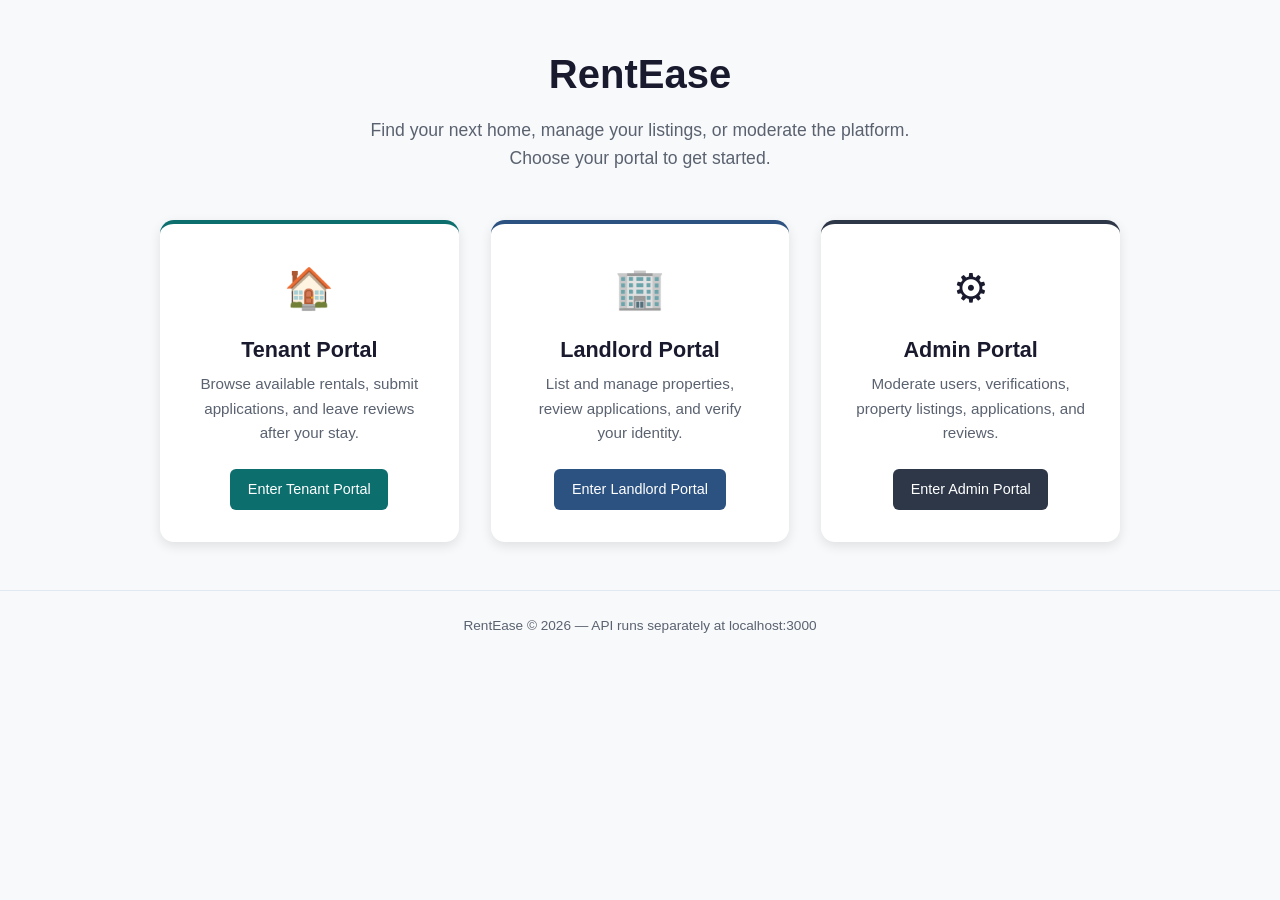
<file: frontend/index.html>
<!DOCTYPE html>
<html lang="en">
<head>
  <meta charset="UTF-8">
  <meta name="viewport" content="width=device-width, initial-scale=1.0">
  <title>RentEase — Property Rental Platform</title>
  <link rel="stylesheet" href="css/variables.css">
  <link rel="stylesheet" href="css/base.css">
  <link rel="stylesheet" href="css/layout.css">
  <link rel="stylesheet" href="css/components.css">
</head>
<body>
  <section class="landing-hero">
    <h1>RentEase</h1>
    <p>Find your next home, manage your listings, or moderate the platform. Choose your portal to get started.</p>
    <div class="portal-cards">
      <div class="portal-card" style="--card-accent: #0d6e6e">
        <div class="portal-card-icon">&#127968;</div>
        <h2>Tenant Portal</h2>
        <p>Browse available rentals, submit applications, and leave reviews after your stay.</p>
        <a href="tenant/" class="btn btn-primary" style="background:#0d6e6e">Enter Tenant Portal</a>
      </div>
      <div class="portal-card" style="--card-accent: #2c5282">
        <div class="portal-card-icon">&#127970;</div>
        <h2>Landlord Portal</h2>
        <p>List and manage properties, review applications, and verify your identity.</p>
        <a href="landlord/" class="btn btn-primary" style="background:#2c5282">Enter Landlord Portal</a>
      </div>
      <div class="portal-card" style="--card-accent: #2d3748">
        <div class="portal-card-icon">&#9881;</div>
        <h2>Admin Portal</h2>
        <p>Moderate users, verifications, property listings, applications, and reviews.</p>
        <a href="admin/" class="btn btn-primary" style="background:#2d3748">Enter Admin Portal</a>
      </div>
    </div>
  </section>
  <footer class="footer">RentEase &copy; 2026 — API runs separately at localhost:3000</footer>
</body>
</html>
</file>
<file: frontend/css/variables.css>
:root {
  --color-bg: #f8f9fa;
  --color-surface: #ffffff;
  --color-text: #1a1a2e;
  --color-text-muted: #5a6270;
  --color-border: #e2e8f0;
  --color-primary: #0d6e6e;
  --color-primary-hover: #0a5858;
  --color-landlord: #2c5282;
  --color-landlord-hover: #234168;
  --color-admin: #2d3748;
  --color-admin-hover: #1a202c;
  --color-success: #276749;
  --color-success-bg: #c6f6d5;
  --color-warning: #975a16;
  --color-warning-bg: #fefcbf;
  --color-danger: #c53030;
  --color-danger-bg: #fed7d7;
  --color-info: #2b6cb0;
  --color-info-bg: #bee3f8;
  --radius-sm: 6px;
  --radius-md: 10px;
  --radius-lg: 14px;
  --shadow-sm: 0 1px 3px rgba(0, 0, 0, 0.08);
  --shadow-md: 0 4px 12px rgba(0, 0, 0, 0.1);
  --space-xs: 0.25rem;
  --space-sm: 0.5rem;
  --space-md: 1rem;
  --space-lg: 1.5rem;
  --space-xl: 2rem;
  --space-2xl: 3rem;
  --font-family: -apple-system, BlinkMacSystemFont, 'Segoe UI', Roboto, sans-serif;
  --max-width: 1200px;
  --nav-height: 64px;
}

.portal-tenant { --portal-accent: var(--color-primary); --portal-accent-hover: var(--color-primary-hover); }
.portal-landlord { --portal-accent: var(--color-landlord); --portal-accent-hover: var(--color-landlord-hover); }
.portal-admin { --portal-accent: var(--color-admin); --portal-accent-hover: var(--color-admin-hover); }
</file>
<file: frontend/css/base.css>
*, *::before, *::after { box-sizing: border-box; margin: 0; padding: 0; }

html { font-size: 16px; scroll-behavior: smooth; }

body {
  font-family: var(--font-family);
  background: var(--color-bg);
  color: var(--color-text);
  line-height: 1.6;
  min-height: 100vh;
}

a { color: var(--portal-accent, var(--color-primary)); text-decoration: none; }
a:hover { text-decoration: underline; }

img { max-width: 100%; display: block; }

h1, h2, h3, h4 { line-height: 1.3; margin-bottom: var(--space-sm); }
h1 { font-size: 1.75rem; }
h2 { font-size: 1.35rem; }
h3 { font-size: 1.1rem; }

p { margin-bottom: var(--space-md); }

ul { list-style: none; }

.sr-only {
  position: absolute; width: 1px; height: 1px;
  padding: 0; margin: -1px; overflow: hidden;
  clip: rect(0,0,0,0); border: 0;
}
</file>
<file: frontend/css/layout.css>
.container {
  max-width: var(--max-width);
  margin: 0 auto;
  padding: 0 var(--space-lg);
}

.page-header {
  margin: var(--space-xl) 0 var(--space-lg);
}

.page-header p {
  color: var(--color-text-muted);
  margin-bottom: 0;
}

.navbar {
  position: sticky;
  top: 0;
  z-index: 100;
  background: var(--color-surface);
  border-bottom: 3px solid var(--portal-accent, var(--color-primary));
  box-shadow: var(--shadow-sm);
  height: var(--nav-height);
}

.navbar-inner {
  max-width: var(--max-width);
  margin: 0 auto;
  padding: 0 var(--space-lg);
  height: 100%;
  display: flex;
  align-items: center;
  gap: var(--space-lg);
}

.navbar-brand {
  font-weight: 700;
  font-size: 1.15rem;
  color: var(--portal-accent, var(--color-primary));
  text-decoration: none;
  white-space: nowrap;
}

.navbar-brand:hover { text-decoration: none; }

.navbar-brand small {
  display: block;
  font-size: 0.7rem;
  font-weight: 500;
  color: var(--color-text-muted);
}

.navbar-toggle {
  display: none;
  width: 40px;
  height: 40px;
  border: 1px solid var(--color-border);
  border-radius: var(--radius-sm);
  background: var(--color-surface);
  cursor: pointer;
  align-items: center;
  justify-content: center;
  flex-direction: column;
  gap: 4px;
  padding: 0;
}

.navbar-toggle span {
  width: 18px;
  height: 2px;
  background: var(--color-text);
  border-radius: 999px;
  transition: transform 0.15s, opacity 0.15s;
}

.navbar-toggle.open span:nth-child(1) {
  transform: translateY(6px) rotate(45deg);
}

.navbar-toggle.open span:nth-child(2) {
  opacity: 0;
}

.navbar-toggle.open span:nth-child(3) {
  transform: translateY(-6px) rotate(-45deg);
}

.navbar-links {
  display: flex;
  align-items: center;
  gap: var(--space-sm);
  flex: 1;
  flex-wrap: wrap;
}

.navbar-links a {
  padding: var(--space-xs) var(--space-sm);
  border-radius: var(--radius-sm);
  color: var(--color-text);
  font-size: 0.9rem;
  text-decoration: none;
}

.navbar-links a:hover,
.navbar-links a.active {
  background: var(--color-bg);
  color: var(--portal-accent, var(--color-primary));
  text-decoration: none;
}

.navbar-actions {
  display: flex;
  align-items: center;
  gap: var(--space-sm);
  margin-left: auto;
}

.main-content {
  min-height: calc(100vh - var(--nav-height) - 60px);
  padding-bottom: var(--space-2xl);
}

.grid {
  display: grid;
  gap: var(--space-lg);
}

.grid-2 { grid-template-columns: repeat(auto-fill, minmax(280px, 1fr)); }
.grid-3 { grid-template-columns: repeat(auto-fill, minmax(300px, 1fr)); }

.landing-hero {
  text-align: center;
  padding: var(--space-2xl) var(--space-lg);
}

.landing-hero h1 {
  font-size: 2.5rem;
  margin-bottom: var(--space-md);
}

.landing-hero p {
  font-size: 1.1rem;
  color: var(--color-text-muted);
  max-width: 600px;
  margin: 0 auto var(--space-2xl);
}

.portal-cards {
  display: grid;
  grid-template-columns: repeat(auto-fit, minmax(280px, 1fr));
  gap: var(--space-xl);
  max-width: 960px;
  margin: 0 auto;
}

.portal-card {
  background: var(--color-surface);
  border-radius: var(--radius-lg);
  padding: var(--space-xl);
  box-shadow: var(--shadow-md);
  text-align: center;
  border-top: 4px solid var(--card-accent, var(--color-primary));
  transition: transform 0.15s, box-shadow 0.15s;
}

.portal-card:hover {
  transform: translateY(-2px);
  box-shadow: 0 8px 24px rgba(0,0,0,0.12);
}

.portal-card-icon {
  font-size: 2.5rem;
  margin-bottom: var(--space-md);
}

.portal-card h2 { margin-bottom: var(--space-sm); }

.portal-card p {
  color: var(--color-text-muted);
  font-size: 0.95rem;
  margin-bottom: var(--space-lg);
}

.footer {
  text-align: center;
  padding: var(--space-lg);
  color: var(--color-text-muted);
  font-size: 0.85rem;
  border-top: 1px solid var(--color-border);
}

.two-col {
  display: grid;
  grid-template-columns: 1fr 1fr;
  gap: var(--space-lg);
}

@media (max-width: 768px) {
  .two-col { grid-template-columns: 1fr; }
  .navbar-inner { gap: var(--space-sm); }
  .navbar-toggle {
    display: flex;
    margin-left: auto;
  }
  .navbar-links { display: none; }
  .navbar-links.open {
    display: flex;
    flex-direction: column;
    position: absolute;
    top: var(--nav-height);
    left: 0; right: 0;
    z-index: 101;
    background: var(--color-surface);
    padding: var(--space-md);
    border-bottom: 1px solid var(--color-border);
    box-shadow: var(--shadow-md);
  }
  .navbar-links.open a {
    width: 100%;
    padding: var(--space-sm) var(--space-md);
  }
  .navbar-actions .meta {
    display: none;
  }
}
</file>
<file: frontend/css/components.css>
.btn {
  display: inline-flex;
  align-items: center;
  justify-content: center;
  gap: var(--space-xs);
  padding: 0.55rem 1.1rem;
  border: none;
  border-radius: var(--radius-sm);
  font-size: 0.9rem;
  font-weight: 500;
  cursor: pointer;
  text-decoration: none;
  transition: background 0.15s, opacity 0.15s;
  font-family: inherit;
}

.btn:hover { text-decoration: none; opacity: 0.92; }
.btn:disabled { opacity: 0.5; cursor: not-allowed; }

.btn-primary {
  background: var(--portal-accent, var(--color-primary));
  color: #fff;
}

.btn-primary:hover { background: var(--portal-accent-hover, var(--color-primary-hover)); color: #fff; }

.btn-secondary {
  background: var(--color-bg);
  color: var(--color-text);
  border: 1px solid var(--color-border);
}

.btn-danger { background: var(--color-danger); color: #fff; }
.btn-sm { padding: 0.35rem 0.75rem; font-size: 0.8rem; }
.btn-block { width: 100%; }

.card {
  background: var(--color-surface);
  border-radius: var(--radius-md);
  box-shadow: var(--shadow-sm);
  border: 1px solid var(--color-border);
  overflow: hidden;
}

.card-body { padding: var(--space-lg); }

.card-img {
  width: 100%;
  height: 180px;
  object-fit: cover;
  background: var(--color-bg);
}

.property-card { cursor: pointer; transition: box-shadow 0.15s; }
.property-card:hover { box-shadow: var(--shadow-md); }

.property-card .price {
  font-size: 1.2rem;
  font-weight: 700;
  color: var(--portal-accent, var(--color-primary));
}

.property-card .meta {
  color: var(--color-text-muted);
  font-size: 0.85rem;
}

.badge {
  display: inline-block;
  padding: 0.2rem 0.6rem;
  border-radius: 999px;
  font-size: 0.75rem;
  font-weight: 600;
  text-transform: uppercase;
  letter-spacing: 0.03em;
}

.badge-success { background: var(--color-success-bg); color: var(--color-success); }
.badge-warning { background: var(--color-warning-bg); color: var(--color-warning); }
.badge-danger { background: var(--color-danger-bg); color: var(--color-danger); }
.badge-info { background: var(--color-info-bg); color: var(--color-info); }
.badge-neutral { background: var(--color-bg); color: var(--color-text-muted); border: 1px solid var(--color-border); }

.form-group { margin-bottom: var(--space-md); }

.form-group label {
  display: block;
  font-size: 0.85rem;
  font-weight: 500;
  margin-bottom: var(--space-xs);
}

.form-group input,
.form-group select,
.form-group textarea {
  width: 100%;
  padding: 0.55rem 0.75rem;
  border: 1px solid var(--color-border);
  border-radius: var(--radius-sm);
  font-size: 0.9rem;
  font-family: inherit;
  background: var(--color-surface);
}

.form-group input:focus,
.form-group select:focus,
.form-group textarea:focus {
  outline: none;
  border-color: var(--portal-accent, var(--color-primary));
  box-shadow: 0 0 0 3px rgba(13, 110, 110, 0.15);
}

.form-group .error {
  color: var(--color-danger);
  font-size: 0.8rem;
  margin-top: var(--space-xs);
}

.form-row {
  display: grid;
  grid-template-columns: 1fr 1fr;
  gap: var(--space-md);
}

@media (max-width: 600px) { .form-row { grid-template-columns: 1fr; } }

.table-wrap { overflow-x: auto; }

table {
  width: 100%;
  border-collapse: collapse;
  font-size: 0.9rem;
}

th, td {
  padding: 0.75rem 1rem;
  text-align: left;
  border-bottom: 1px solid var(--color-border);
}

th {
  font-weight: 600;
  font-size: 0.8rem;
  text-transform: uppercase;
  letter-spacing: 0.04em;
  color: var(--color-text-muted);
  background: var(--color-bg);
}

tr:hover td { background: rgba(0,0,0,0.02); }

.actions { display: flex; gap: var(--space-xs); flex-wrap: wrap; }

.pagination {
  display: flex;
  align-items: center;
  justify-content: center;
  gap: var(--space-md);
  margin-top: var(--space-xl);
}

.pagination span { color: var(--color-text-muted); font-size: 0.9rem; }

.alert {
  padding: var(--space-md) var(--space-lg);
  border-radius: var(--radius-sm);
  margin-bottom: var(--space-lg);
  font-size: 0.9rem;
}

.alert-info { background: var(--color-info-bg); color: var(--color-info); }
.alert-warning { background: var(--color-warning-bg); color: var(--color-warning); }
.alert-success { background: var(--color-success-bg); color: var(--color-success); }
.alert-danger { background: var(--color-danger-bg); color: var(--color-danger); }

.empty-state {
  text-align: center;
  padding: var(--space-2xl);
  color: var(--color-text-muted);
}

.loading {
  display: flex;
  align-items: center;
  justify-content: center;
  padding: var(--space-2xl);
  color: var(--color-text-muted);
}

.spinner {
  width: 32px; height: 32px;
  border: 3px solid var(--color-border);
  border-top-color: var(--portal-accent, var(--color-primary));
  border-radius: 50%;
  animation: spin 0.7s linear infinite;
}

@keyframes spin { to { transform: rotate(360deg); } }

.toast-container {
  position: fixed;
  top: var(--space-lg);
  right: var(--space-lg);
  z-index: 9999;
  display: flex;
  flex-direction: column;
  gap: var(--space-sm);
}

.toast {
  padding: var(--space-md) var(--space-lg);
  border-radius: var(--radius-sm);
  box-shadow: var(--shadow-md);
  color: #fff;
  font-size: 0.9rem;
  animation: slideIn 0.2s ease;
  max-width: 360px;
}

.toast-success { background: var(--color-success); }
.toast-error { background: var(--color-danger); }
.toast-info { background: var(--color-info); }

@keyframes slideIn {
  from { transform: translateX(100%); opacity: 0; }
  to { transform: translateX(0); opacity: 1; }
}

.modal-overlay {
  position: fixed;
  inset: 0;
  background: rgba(0,0,0,0.45);
  display: flex;
  align-items: center;
  justify-content: center;
  z-index: 1000;
  padding: var(--space-lg);
}

.modal {
  background: var(--color-surface);
  border-radius: var(--radius-md);
  padding: var(--space-xl);
  max-width: 440px;
  width: 100%;
  box-shadow: var(--shadow-md);
}

.modal h3 { margin-bottom: var(--space-md); }

.modal-actions {
  display: flex;
  gap: var(--space-sm);
  justify-content: flex-end;
  margin-top: var(--space-lg);
}

.tabs {
  display: flex;
  gap: var(--space-xs);
  border-bottom: 1px solid var(--color-border);
  margin-bottom: var(--space-lg);
}

.tab {
  padding: var(--space-sm) var(--space-md);
  border: none;
  background: none;
  cursor: pointer;
  font-size: 0.9rem;
  color: var(--color-text-muted);
  border-bottom: 2px solid transparent;
  margin-bottom: -1px;
  font-family: inherit;
}

.tab.active {
  color: var(--portal-accent, var(--color-primary));
  border-bottom-color: var(--portal-accent, var(--color-primary));
  font-weight: 600;
}

.gallery {
  display: grid;
  grid-template-columns: repeat(auto-fill, minmax(120px, 1fr));
  gap: var(--space-sm);
}

.gallery img {
  width: 100%;
  height: 100px;
  object-fit: cover;
  border-radius: var(--radius-sm);
}

.image-lightbox {
  position: fixed;
  inset: 0;
  z-index: 2000;
  background: rgba(0, 0, 0, 0.85);
  display: flex;
  align-items: center;
  justify-content: center;
  padding: var(--space-lg);
  cursor: zoom-out;
}

.image-lightbox img {
  max-width: 95vw;
  max-height: 95vh;
  object-fit: contain;
  border-radius: var(--radius-sm);
}

.zoomable-image {
  cursor: zoom-in;
}

.rating { color: #d69e2e; }

.chip-list { display: flex; flex-wrap: wrap; gap: var(--space-xs); }
.chip {
  padding: 0.25rem 0.6rem;
  background: var(--color-bg);
  border: 1px solid var(--color-border);
  border-radius: 999px;
  font-size: 0.8rem;
}

.chip.selected {
  background: var(--portal-accent, var(--color-primary));
  color: #fff;
  border-color: transparent;
}

.filters-header {
  display: flex;
  align-items: center;
  justify-content: space-between;
  gap: var(--space-md);
}

#filters-summary {
  flex: 1;
  min-width: 0;
  text-align: right;
  color: var(--color-text-muted);
  font-size: 0.9rem;
  overflow: hidden;
  text-overflow: ellipsis;
  white-space: nowrap;
}

.detail-grid {
  display: grid;
  grid-template-columns: 1fr 1fr;
  gap: var(--space-xl);
}

@media (max-width: 768px) { .detail-grid { grid-template-columns: 1fr; } }

.stat-cards {
  display: grid;
  grid-template-columns: repeat(auto-fill, minmax(180px, 1fr));
  gap: var(--space-md);
  margin-bottom: var(--space-xl);
}

.stat-card {
  background: var(--color-surface);
  border: 1px solid var(--color-border);
  border-radius: var(--radius-md);
  padding: var(--space-lg);
  text-align: center;
}

.stat-card .value {
  font-size: 1.75rem;
  font-weight: 700;
  color: var(--portal-accent, var(--color-primary));
}

.stat-card .label {
  font-size: 0.85rem;
  color: var(--color-text-muted);
}

.auth-card {
  max-width: 440px;
  margin: var(--space-2xl) auto;
}

.auth-card .card-body { padding: var(--space-xl); }

.auth-footer {
  text-align: center;
  margin-top: var(--space-md);
  font-size: 0.9rem;
  color: var(--color-text-muted);
}

/* Property detail page */
.property-detail {
  display: flex;
  flex-direction: column;
  gap: var(--space-lg);
  margin-bottom: var(--space-xl);
}

.property-hero {
  border-radius: var(--radius-md);
  overflow: hidden;
  border: 1px solid var(--color-border);
  box-shadow: var(--shadow-sm);
  background: var(--color-bg);
}

.property-hero img {
  width: 100%;
  aspect-ratio: 16 / 9;
  object-fit: cover;
  display: block;
}

.property-detail-grid {
  display: grid;
  grid-template-columns: 1.6fr 1fr;
  gap: var(--space-xl);
  align-items: start;
}

.property-detail-main {
  display: flex;
  flex-direction: column;
  gap: var(--space-lg);
}

.property-detail-sidebar {
  display: flex;
  flex-direction: column;
  gap: var(--space-lg);
}

.property-section-title {
  margin: 0 0 var(--space-md);
  font-size: 1.1rem;
}

.property-overview-price {
  font-size: 1.75rem;
  font-weight: 700;
  color: var(--portal-accent, var(--color-primary));
  margin: var(--space-sm) 0;
}

.property-overview-price .meta {
  font-size: 1rem;
  font-weight: 500;
  color: var(--color-text-muted);
}

.property-overview-meta {
  color: var(--color-text-muted);
  margin-bottom: var(--space-md);
}

.property-badges {
  display: flex;
  flex-wrap: wrap;
  gap: var(--space-sm);
  margin-bottom: var(--space-md);
}

.property-stats {
  display: grid;
  grid-template-columns: repeat(4, 1fr);
  gap: var(--space-sm);
}

.property-stats .stat-card {
  padding: var(--space-md);
}

.property-stats .stat-card .value {
  font-size: 1.25rem;
}

.property-gallery-thumbs {
  display: grid;
  grid-template-columns: repeat(auto-fill, minmax(100px, 1fr));
  gap: var(--space-sm);
}

.property-gallery-thumbs img {
  width: 100%;
  height: 80px;
  object-fit: cover;
  border-radius: var(--radius-sm);
  border: 1px solid var(--color-border);
}

.rating-summary {
  display: flex;
  align-items: center;
  gap: var(--space-sm);
  font-size: 1rem;
  margin: 0 0 var(--space-md);
  padding: var(--space-sm) var(--space-md);
  background: var(--color-bg);
  border-radius: var(--radius-sm);
  color: var(--color-text);
}

.rating-summary strong {
  font-size: 1.25rem;
  color: var(--portal-accent, var(--color-primary));
}

.rating-list {
  display: flex;
  flex-direction: column;
}

.rating-item {
  padding: var(--space-md);
  border-bottom: 1px solid var(--color-border);
  background: var(--color-surface);
  border-radius: var(--radius-sm);
}

.rating-item-author {
  margin: 0;
  font-size: 0.95rem;
}

.rating-item-header {
  display: flex;
  justify-content: space-between;
  align-items: baseline;
  gap: var(--space-md);
  margin-bottom: var(--space-xs);
}

.rating-item-date {
  white-space: nowrap;
  flex-shrink: 0;
}

.rating-item-stars {
  margin-bottom: var(--space-xs);
}

.rating-item-comment {
  margin: 0;
  line-height: 1.5;
  color: var(--color-text);
}

.rating-item:last-child {
  border-bottom: none;
}

.rating-item .meta {
  margin: 0;
}

@media (max-width: 768px) {
  .property-detail-grid {
    grid-template-columns: 1fr;
  }

  .property-detail-sidebar {
    position: static;
  }

  .property-stats {
    grid-template-columns: repeat(2, 1fr);
  }
}

@media (min-width: 769px) {
  .property-detail-sidebar {
    position: sticky;
    top: calc(var(--nav-height) + var(--space-md));
  }
}

/* Messaging */
.messages-inbox-panel {
  overflow: hidden;
}

.messages-inbox {
  display: flex;
  flex-direction: column;
  gap: 0;
}

.messages-pagination {
  margin-top: var(--space-lg);
}

.conversation-card {
  display: flex;
  align-items: center;
  gap: var(--space-md);
  padding: var(--space-md) var(--space-lg);
  text-decoration: none;
  color: inherit;
  border-bottom: 1px solid var(--color-border);
  transition: background 0.15s ease;
}

.conversation-card:last-child {
  border-bottom: none;
}

.conversation-card:hover {
  background: var(--color-bg);
  text-decoration: none;
}

.conversation-avatar {
  display: flex;
  align-items: center;
  justify-content: center;
  width: 2.5rem;
  height: 2.5rem;
  border-radius: 50%;
  background: color-mix(in srgb, var(--portal-accent, var(--color-primary)) 15%, var(--color-surface));
  color: var(--portal-accent, var(--color-primary));
  font-size: 0.85rem;
  font-weight: 700;
  flex-shrink: 0;
}

.conversation-card-content {
  display: flex;
  flex-direction: column;
  flex: 1;
  min-width: 0;
  gap: 0.15rem;
}

.conversation-card-header {
  display: flex;
  justify-content: space-between;
  align-items: baseline;
  gap: var(--space-md);
}

.conversation-card-title {
  display: inline-flex;
  align-items: center;
  gap: var(--space-xs);
  font-size: 0.95rem;
  min-width: 0;
  overflow: hidden;
  text-overflow: ellipsis;
  white-space: nowrap;
}

.conversation-card-date {
  white-space: nowrap;
  flex-shrink: 0;
  font-size: 0.8rem;
}

.conversation-card-party {
  font-size: 0.8rem;
  line-height: 1.3;
}

.conversation-card-chevron {
  color: var(--color-text-muted);
  font-size: 1.25rem;
  line-height: 1;
  flex-shrink: 0;
}

.conversation-preview {
  margin: 0;
  color: var(--color-text-muted);
  font-size: 0.85rem;
  overflow: hidden;
  text-overflow: ellipsis;
  white-space: nowrap;
  line-height: 1.4;
}

.conversation-card--unread {
  border-left: 3px solid var(--portal-accent, var(--color-primary));
  background: color-mix(in srgb, var(--portal-accent, var(--color-primary)) 6%, var(--color-surface));
}

.conversation-card--unread:hover {
  background: color-mix(in srgb, var(--portal-accent, var(--color-primary)) 10%, var(--color-surface));
}

.conversation-unread-dot {
  display: inline-block;
  width: 8px;
  height: 8px;
  border-radius: 50%;
  background: var(--portal-accent, var(--color-primary));
  flex-shrink: 0;
}

.conversation-card--unread .conversation-card-title {
  font-weight: 700;
}

.conversation-preview--unread {
  font-weight: 600;
  color: var(--color-text);
}

.nav-link-with-badge {
  display: inline-flex;
  align-items: center;
  gap: 0.35rem;
}

.nav-unread-badge {
  display: inline-flex;
  align-items: center;
  justify-content: center;
  min-width: 1.25rem;
  height: 1.25rem;
  padding: 0 0.35rem;
  border-radius: 999px;
  background: var(--portal-accent, var(--color-primary));
  color: #fff;
  font-size: 0.7rem;
  font-weight: 700;
  line-height: 1;
}

.nav-unread-badge[hidden] {
  display: none;
}

.message-thread {
  display: flex;
  flex-direction: column;
  min-height: 360px;
  gap: var(--space-md);
}

.message-list-scroll {
  flex: 1;
  overflow-y: auto;
  max-height: 480px;
  padding: var(--space-sm);
  background: var(--color-bg);
  border: 1px solid var(--color-border);
  border-radius: var(--radius-sm);
}

.load-more-messages {
  display: flex;
  justify-content: center;
  margin-bottom: var(--space-md);
}

.message-bubble {
  max-width: 80%;
  margin-bottom: var(--space-sm);
  padding: var(--space-sm) var(--space-md);
  border-radius: var(--radius-md);
  background: var(--color-surface);
  border: 1px solid var(--color-border);
}

.message-bubble.mine {
  margin-left: auto;
  background: var(--color-primary-light, #e8f4fd);
  border-color: var(--color-primary, #2563eb);
}

.message-bubble.theirs {
  margin-right: auto;
}

.message-bubble-author {
  margin: 0 0 var(--space-xs);
  font-size: 0.8rem;
  font-weight: 600;
  color: var(--color-text-muted);
}

.message-bubble-text {
  margin: 0;
  line-height: 1.5;
  white-space: pre-wrap;
  word-break: break-word;
}

.message-bubble-time {
  margin: var(--space-xs) 0 0;
  font-size: 0.75rem;
}

.message-empty {
  text-align: center;
  padding: var(--space-lg);
}

.message-compose {
  display: flex;
  gap: var(--space-sm);
  align-items: flex-end;
  padding-top: var(--space-sm);
  border-top: 1px solid var(--color-border);
}

.message-compose .form-group {
  flex: 1;
  margin: 0;
}

.message-compose textarea {
  resize: vertical;
  min-height: 2.5rem;
}

@media (max-width: 768px) {
  .message-list-scroll {
    max-height: 50vh;
  }

  .message-compose {
    flex-direction: column;
    align-items: stretch;
  }

  .message-compose .btn {
    width: 100%;
  }
}

/* Staged image picker */
.staged-image-picker {
  display: flex;
  flex-direction: column;
  gap: var(--space-sm);
}

.staged-image-list {
  list-style: none;
  margin: 0;
  padding: 0;
  display: flex;
  flex-direction: column;
  gap: var(--space-xs);
}

.staged-image-item {
  display: flex;
  justify-content: space-between;
  align-items: center;
  gap: var(--space-md);
  padding: var(--space-sm) var(--space-md);
  background: var(--color-bg);
  border: 1px solid var(--color-border);
  border-radius: var(--radius-sm);
}

.staged-image-name {
  overflow: hidden;
  text-overflow: ellipsis;
  white-space: nowrap;
  font-size: 0.9rem;
}

.staged-image-summary {
  margin: 0;
}
</file>
